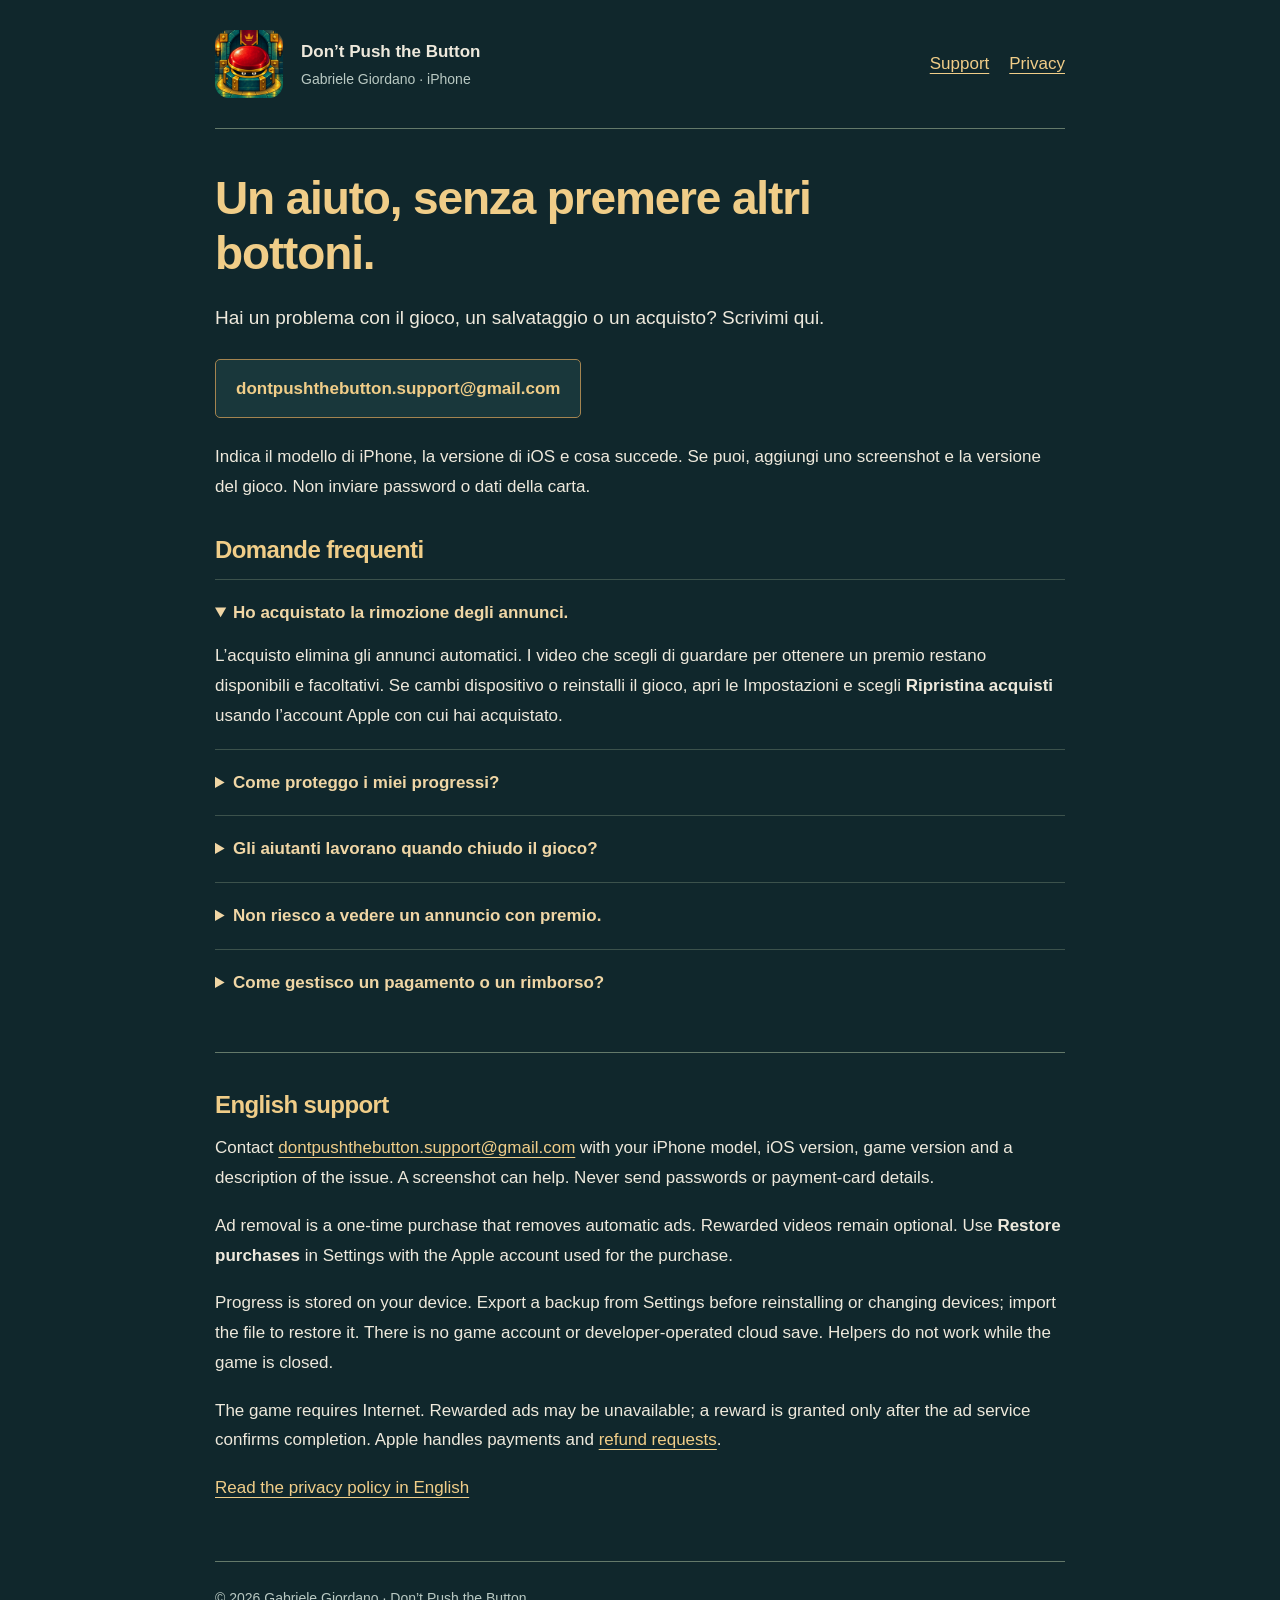
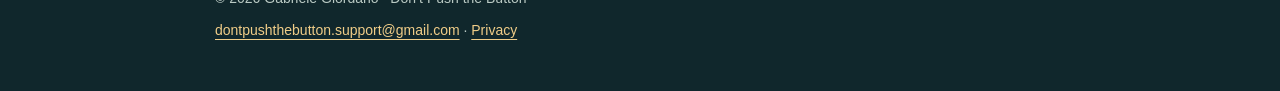
<file: index.html>
<!doctype html>
<html lang="it">
<head><meta charset="utf-8"><meta name="viewport" content="width=device-width,initial-scale=1">
<meta name="description" content="Don’t Push the Button — support, purchases and privacy. Assistenza, acquisti e privacy.">
<meta name="referrer" content="strict-origin-when-cross-origin">
<title>Assistenza e supporto — Don’t Push the Button</title>
<link rel="icon" href="assets/icon.png"><link rel="stylesheet" href="style.css"></head>
<body><header><img src="assets/icon.png" width="68" height="68" alt="">
<div><strong>Don’t Push the Button</strong><p>Gabriele Giordano · iPhone</p></div>
<nav aria-label="Navigazione"><a href="index.html">Support</a><a href="privacy.html">Privacy</a></nav></header>
<main><h1>Un aiuto, senza premere altri bottoni.</h1>
<p class="intro">Hai un problema con il gioco, un salvataggio o un acquisto? Scrivimi qui.</p>
<a class="contact" href="mailto:dontpushthebutton.support@gmail.com">dontpushthebutton.support@gmail.com</a>
<p>Indica il modello di iPhone, la versione di iOS e cosa succede. Se puoi, aggiungi uno screenshot e la versione del gioco. Non inviare password o dati della carta.</p>
<h2>Domande frequenti</h2>
<details open><summary>Ho acquistato la rimozione degli annunci.</summary><p>L’acquisto elimina gli annunci automatici. I video che scegli di guardare per ottenere un premio restano disponibili e facoltativi. Se cambi dispositivo o reinstalli il gioco, apri le Impostazioni e scegli <strong>Ripristina acquisti</strong> usando l’account Apple con cui hai acquistato.</p></details>
<details><summary>Come proteggo i miei progressi?</summary><p>I progressi restano sul dispositivo. Nelle Impostazioni puoi esportare una copia del salvataggio e importarla quando serve. Conserva il file prima di disinstallare il gioco o cambiare iPhone: non c’è un account di gioco né un server dello sviluppatore che sincronizza i progressi.</p></details>
<details><summary>Gli aiutanti lavorano quando chiudo il gioco?</summary><p>No. Aiutanti e timer dei bonus avanzano durante il gioco attivo.</p></details>
<details><summary>Non riesco a vedere un annuncio con premio.</summary><p>Il gioco richiede Internet. Verifica la connessione e riprova più tardi: gli annunci possono non essere disponibili. Il premio viene assegnato quando il servizio pubblicitario conferma il completamento del video.</p></details>
<details><summary>Come gestisco un pagamento o un rimborso?</summary><p>Gli acquisti passano da Apple. Per un addebito consulta <a href="https://support.apple.com/billing">l’assistenza acquisti Apple</a>; puoi presentare una richiesta di rimborso su <a href="https://reportaproblem.apple.com/">Segnala un problema</a>. Per un problema nel gioco, usa l’email qui sopra.</p></details>
<section class="english" lang="en" id="english"><h2>English support</h2>
<p>Contact <a href="mailto:dontpushthebutton.support@gmail.com">dontpushthebutton.support@gmail.com</a> with your iPhone model, iOS version, game version and a description of the issue. A screenshot can help. Never send passwords or payment-card details.</p>
<p>Ad removal is a one-time purchase that removes automatic ads. Rewarded videos remain optional. Use <strong>Restore purchases</strong> in Settings with the Apple account used for the purchase.</p>
<p>Progress is stored on your device. Export a backup from Settings before reinstalling or changing devices; import the file to restore it. There is no game account or developer-operated cloud save. Helpers do not work while the game is closed.</p>
<p>The game requires Internet. Rewarded ads may be unavailable; a reward is granted only after the ad service confirms completion. Apple handles payments and <a href="https://reportaproblem.apple.com/">refund requests</a>.</p>
<p><a href="privacy-en.html">Read the privacy policy in English</a></p></section></main><footer><p>© 2026 Gabriele Giordano · Don’t Push the Button</p>
<p><a href="mailto:dontpushthebutton.support@gmail.com">dontpushthebutton.support@gmail.com</a> · <a href="privacy.html">Privacy</a></p></footer></body></html>
</file>
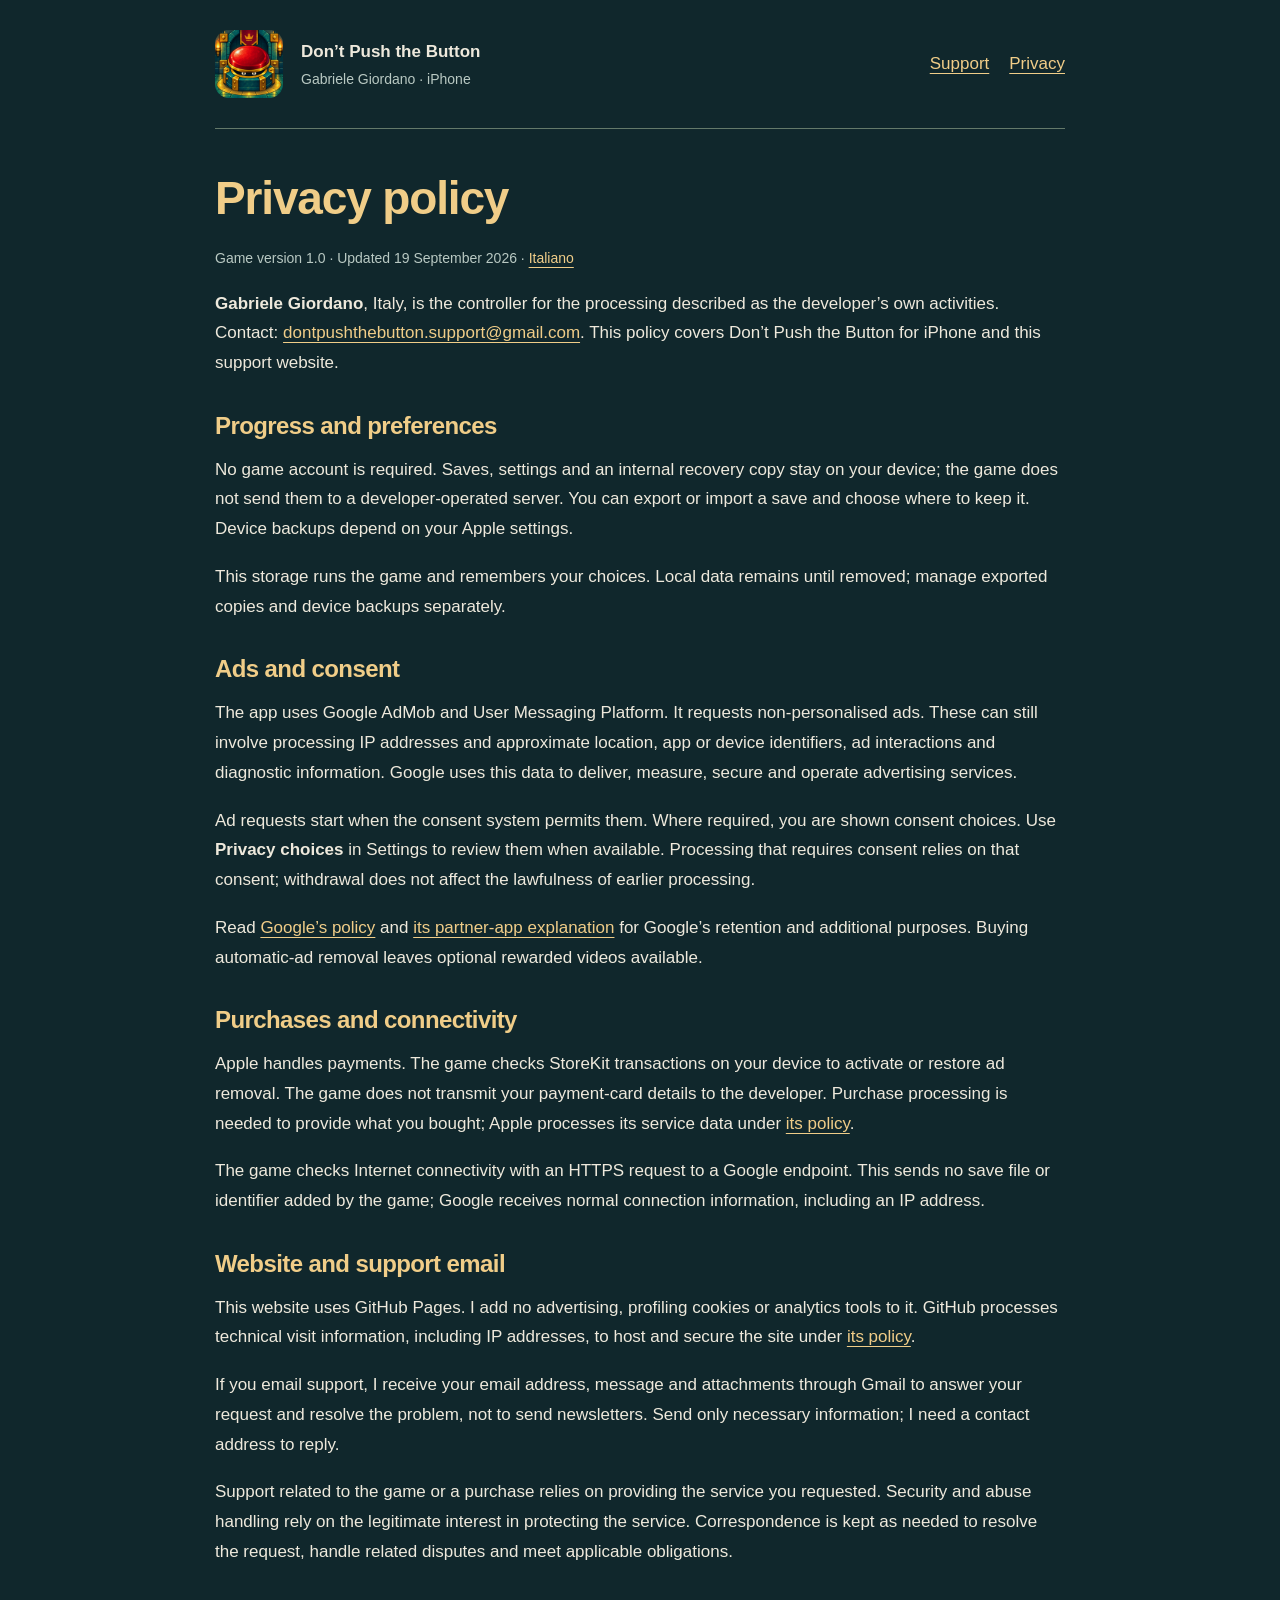
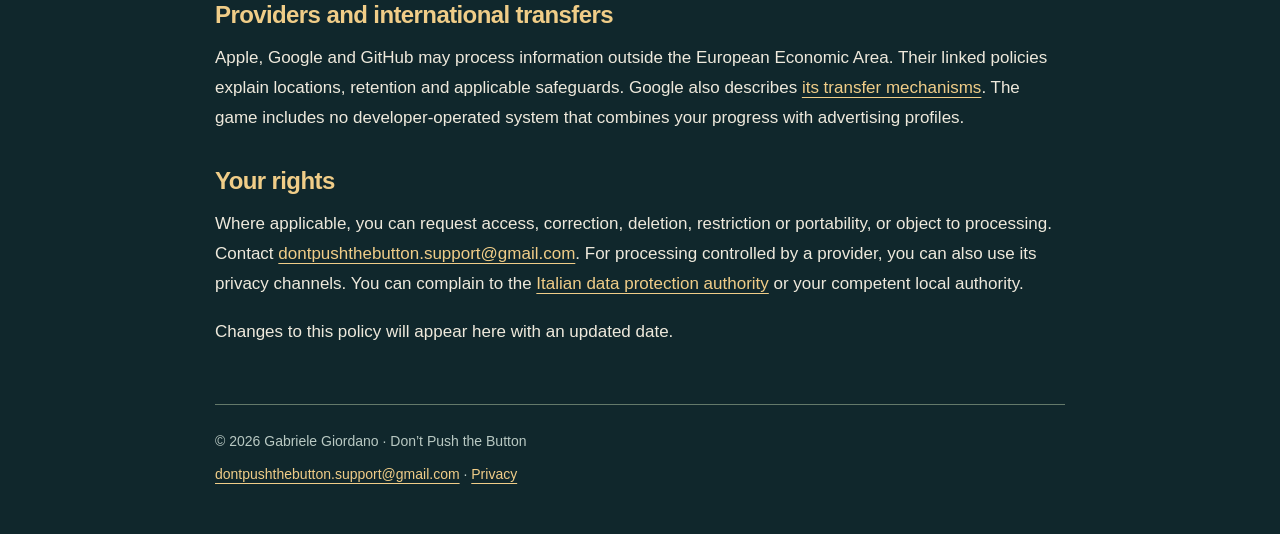
<file: privacy-en.html>
<!doctype html>
<html lang="en">
<head><meta charset="utf-8"><meta name="viewport" content="width=device-width,initial-scale=1">
<meta name="description" content="Don’t Push the Button — support, purchases and privacy. Assistenza, acquisti e privacy.">
<meta name="referrer" content="strict-origin-when-cross-origin">
<title>Privacy — Don’t Push the Button</title>
<link rel="icon" href="assets/icon.png"><link rel="stylesheet" href="style.css"></head>
<body><header><img src="assets/icon.png" width="68" height="68" alt="">
<div><strong>Don’t Push the Button</strong><p>Gabriele Giordano · iPhone</p></div>
<nav aria-label="Navigation"><a href="index.html">Support</a><a href="privacy-en.html">Privacy</a></nav></header>
<main><h1>Privacy policy</h1>
<p class="muted">Game version 1.0 · Updated 19 September 2026 · <a href="privacy.html" lang="it" hreflang="it">Italiano</a></p>
<p><strong>Gabriele Giordano</strong>, Italy, is the controller for the processing described as the developer’s own activities. Contact: <a href="mailto:dontpushthebutton.support@gmail.com">dontpushthebutton.support@gmail.com</a>. This policy covers Don’t Push the Button for iPhone and this support website.</p>
<h2>Progress and preferences</h2>
<p>No game account is required. Saves, settings and an internal recovery copy stay on your device; the game does not send them to a developer-operated server. You can export or import a save and choose where to keep it. Device backups depend on your Apple settings.</p>
<p>This storage runs the game and remembers your choices. Local data remains until removed; manage exported copies and device backups separately.</p>
<h2>Ads and consent</h2>
<p>The app uses Google AdMob and User Messaging Platform. It requests non-personalised ads. These can still involve processing IP addresses and approximate location, app or device identifiers, ad interactions and diagnostic information. Google uses this data to deliver, measure, secure and operate advertising services.</p>
<p>Ad requests start when the consent system permits them. Where required, you are shown consent choices. Use <strong>Privacy choices</strong> in Settings to review them when available. Processing that requires consent relies on that consent; withdrawal does not affect the lawfulness of earlier processing.</p>
<p>Read <a href="https://policies.google.com/privacy?hl=en">Google’s policy</a> and <a href="https://policies.google.com/technologies/partner-sites?hl=en">its partner-app explanation</a> for Google’s retention and additional purposes. Buying automatic-ad removal leaves optional rewarded videos available.</p>
<h2>Purchases and connectivity</h2>
<p>Apple handles payments. The game checks StoreKit transactions on your device to activate or restore ad removal. The game does not transmit your payment-card details to the developer. Purchase processing is needed to provide what you bought; Apple processes its service data under <a href="https://www.apple.com/legal/privacy/en-ww/">its policy</a>.</p>
<p>The game checks Internet connectivity with an HTTPS request to a Google endpoint. This sends no save file or identifier added by the game; Google receives normal connection information, including an IP address.</p>
<h2>Website and support email</h2>
<p>This website uses GitHub Pages. I add no advertising, profiling cookies or analytics tools to it. GitHub processes technical visit information, including IP addresses, to host and secure the site under <a href="https://docs.github.com/en/site-policy/privacy-policies/github-general-privacy-statement">its policy</a>.</p>
<p>If you email support, I receive your email address, message and attachments through Gmail to answer your request and resolve the problem, not to send newsletters. Send only necessary information; I need a contact address to reply.</p>
<p>Support related to the game or a purchase relies on providing the service you requested. Security and abuse handling rely on the legitimate interest in protecting the service. Correspondence is kept as needed to resolve the request, handle related disputes and meet applicable obligations.</p>
<h2>Providers and international transfers</h2>
<p>Apple, Google and GitHub may process information outside the European Economic Area. Their linked policies explain locations, retention and applicable safeguards. Google also describes <a href="https://policies.google.com/privacy/frameworks?hl=en">its transfer mechanisms</a>. The game includes no developer-operated system that combines your progress with advertising profiles.</p>
<h2>Your rights</h2>
<p>Where applicable, you can request access, correction, deletion, restriction or portability, or object to processing. Contact <a href="mailto:dontpushthebutton.support@gmail.com">dontpushthebutton.support@gmail.com</a>. For processing controlled by a provider, you can also use its privacy channels. You can complain to the <a href="https://www.garanteprivacy.it/">Italian data protection authority</a> or your competent local authority.</p>
<p>Changes to this policy will appear here with an updated date.</p></main><footer><p>© 2026 Gabriele Giordano · Don’t Push the Button</p>
<p><a href="mailto:dontpushthebutton.support@gmail.com">dontpushthebutton.support@gmail.com</a> · <a href="privacy-en.html">Privacy</a></p></footer></body></html>
</file>
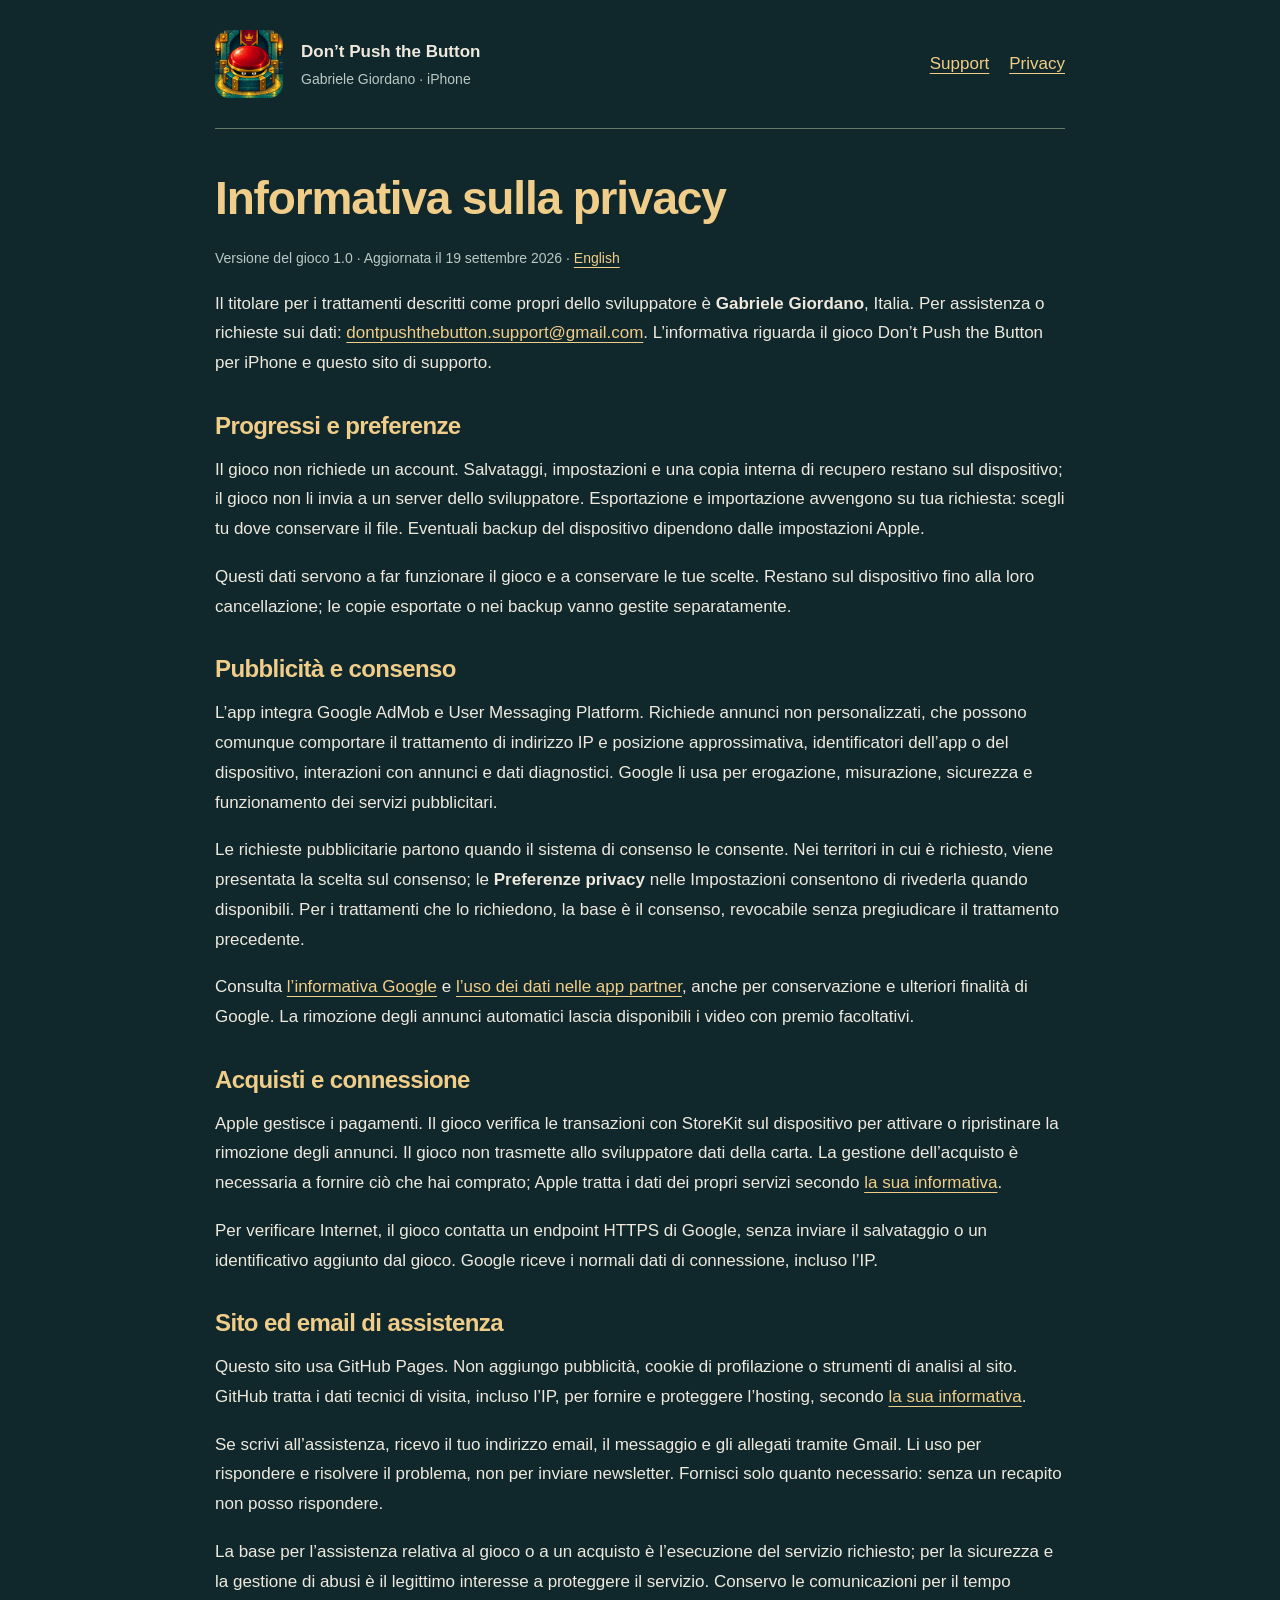
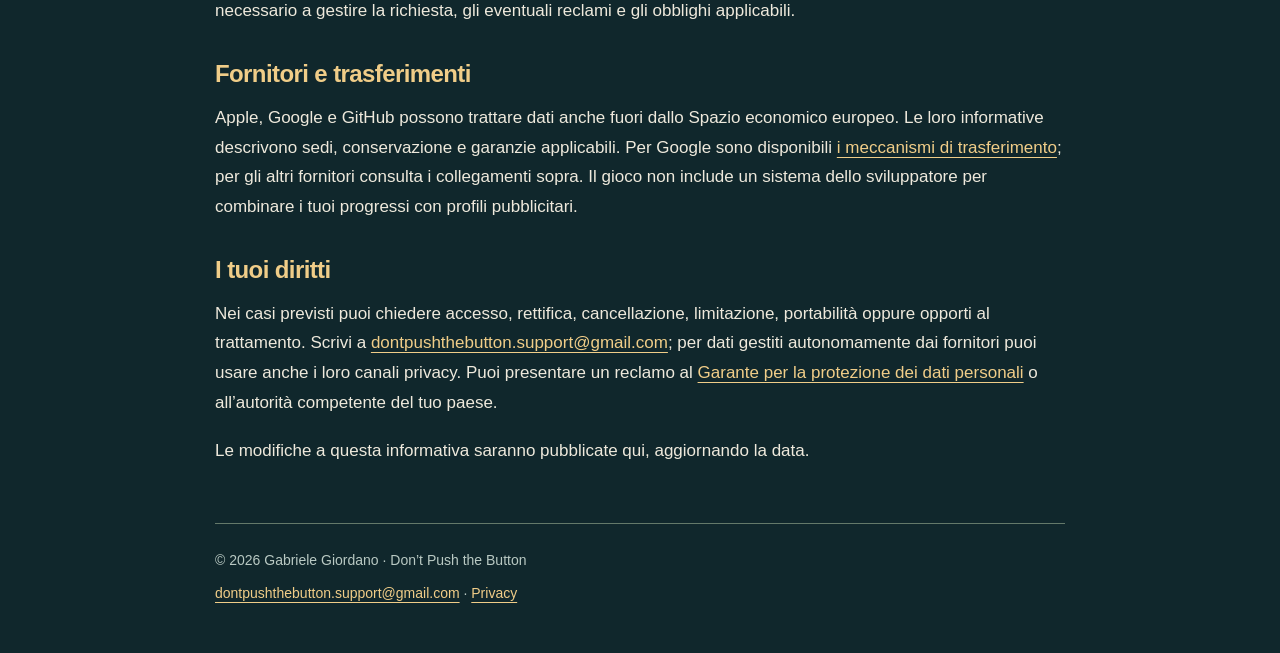
<file: privacy.html>
<!doctype html>
<html lang="it">
<head><meta charset="utf-8"><meta name="viewport" content="width=device-width,initial-scale=1">
<meta name="description" content="Don’t Push the Button — support, purchases and privacy. Assistenza, acquisti e privacy.">
<meta name="referrer" content="strict-origin-when-cross-origin">
<title>Privacy — Don’t Push the Button</title>
<link rel="icon" href="assets/icon.png"><link rel="stylesheet" href="style.css"></head>
<body><header><img src="assets/icon.png" width="68" height="68" alt="">
<div><strong>Don’t Push the Button</strong><p>Gabriele Giordano · iPhone</p></div>
<nav aria-label="Navigazione"><a href="index.html">Support</a><a href="privacy.html">Privacy</a></nav></header>
<main><h1>Informativa sulla privacy</h1>
<p class="muted">Versione del gioco 1.0 · Aggiornata il 19 settembre 2026 · <a href="privacy-en.html" lang="en" hreflang="en">English</a></p>
<p>Il titolare per i trattamenti descritti come propri dello sviluppatore è <strong>Gabriele Giordano</strong>, Italia. Per assistenza o richieste sui dati: <a href="mailto:dontpushthebutton.support@gmail.com">dontpushthebutton.support@gmail.com</a>. L’informativa riguarda il gioco Don’t Push the Button per iPhone e questo sito di supporto.</p>
<h2>Progressi e preferenze</h2>
<p>Il gioco non richiede un account. Salvataggi, impostazioni e una copia interna di recupero restano sul dispositivo; il gioco non li invia a un server dello sviluppatore. Esportazione e importazione avvengono su tua richiesta: scegli tu dove conservare il file. Eventuali backup del dispositivo dipendono dalle impostazioni Apple.</p>
<p>Questi dati servono a far funzionare il gioco e a conservare le tue scelte. Restano sul dispositivo fino alla loro cancellazione; le copie esportate o nei backup vanno gestite separatamente.</p>
<h2>Pubblicità e consenso</h2>
<p>L’app integra Google AdMob e User Messaging Platform. Richiede annunci non personalizzati, che possono comunque comportare il trattamento di indirizzo IP e posizione approssimativa, identificatori dell’app o del dispositivo, interazioni con annunci e dati diagnostici. Google li usa per erogazione, misurazione, sicurezza e funzionamento dei servizi pubblicitari.</p>
<p>Le richieste pubblicitarie partono quando il sistema di consenso le consente. Nei territori in cui è richiesto, viene presentata la scelta sul consenso; le <strong>Preferenze privacy</strong> nelle Impostazioni consentono di rivederla quando disponibili. Per i trattamenti che lo richiedono, la base è il consenso, revocabile senza pregiudicare il trattamento precedente.</p>
<p>Consulta <a href="https://policies.google.com/privacy?hl=it">l’informativa Google</a> e <a href="https://policies.google.com/technologies/partner-sites?hl=it">l’uso dei dati nelle app partner</a>, anche per conservazione e ulteriori finalità di Google. La rimozione degli annunci automatici lascia disponibili i video con premio facoltativi.</p>
<h2>Acquisti e connessione</h2>
<p>Apple gestisce i pagamenti. Il gioco verifica le transazioni con StoreKit sul dispositivo per attivare o ripristinare la rimozione degli annunci. Il gioco non trasmette allo sviluppatore dati della carta. La gestione dell’acquisto è necessaria a fornire ciò che hai comprato; Apple tratta i dati dei propri servizi secondo <a href="https://www.apple.com/legal/privacy/it/">la sua informativa</a>.</p>
<p>Per verificare Internet, il gioco contatta un endpoint HTTPS di Google, senza inviare il salvataggio o un identificativo aggiunto dal gioco. Google riceve i normali dati di connessione, incluso l’IP.</p>
<h2>Sito ed email di assistenza</h2>
<p>Questo sito usa GitHub Pages. Non aggiungo pubblicità, cookie di profilazione o strumenti di analisi al sito. GitHub tratta i dati tecnici di visita, incluso l’IP, per fornire e proteggere l’hosting, secondo <a href="https://docs.github.com/en/site-policy/privacy-policies/github-general-privacy-statement">la sua informativa</a>.</p>
<p>Se scrivi all’assistenza, ricevo il tuo indirizzo email, il messaggio e gli allegati tramite Gmail. Li uso per rispondere e risolvere il problema, non per inviare newsletter. Fornisci solo quanto necessario: senza un recapito non posso rispondere.</p>
<p>La base per l’assistenza relativa al gioco o a un acquisto è l’esecuzione del servizio richiesto; per la sicurezza e la gestione di abusi è il legittimo interesse a proteggere il servizio. Conservo le comunicazioni per il tempo necessario a gestire la richiesta, gli eventuali reclami e gli obblighi applicabili.</p>
<h2>Fornitori e trasferimenti</h2>
<p>Apple, Google e GitHub possono trattare dati anche fuori dallo Spazio economico europeo. Le loro informative descrivono sedi, conservazione e garanzie applicabili. Per Google sono disponibili <a href="https://policies.google.com/privacy/frameworks?hl=it">i meccanismi di trasferimento</a>; per gli altri fornitori consulta i collegamenti sopra. Il gioco non include un sistema dello sviluppatore per combinare i tuoi progressi con profili pubblicitari.</p>
<h2>I tuoi diritti</h2>
<p>Nei casi previsti puoi chiedere accesso, rettifica, cancellazione, limitazione, portabilità oppure opporti al trattamento. Scrivi a <a href="mailto:dontpushthebutton.support@gmail.com">dontpushthebutton.support@gmail.com</a>; per dati gestiti autonomamente dai fornitori puoi usare anche i loro canali privacy. Puoi presentare un reclamo al <a href="https://www.garanteprivacy.it/">Garante per la protezione dei dati personali</a> o all’autorità competente del tuo paese.</p>
<p>Le modifiche a questa informativa saranno pubblicate qui, aggiornando la data.</p></main><footer><p>© 2026 Gabriele Giordano · Don’t Push the Button</p>
<p><a href="mailto:dontpushthebutton.support@gmail.com">dontpushthebutton.support@gmail.com</a> · <a href="privacy.html">Privacy</a></p></footer></body></html>
</file>
<file: style.css>
*{box-sizing:border-box}
:root{color-scheme:dark;--gold:#f0cd88;--text:#eee9dc;--muted:#b9c9c3;--line:#64796a}
body{margin:0;background:#10272c;color:var(--text);font:17px/1.75 -apple-system,BlinkMacSystemFont,"Segoe UI",sans-serif}
a{color:var(--gold);text-underline-offset:4px;overflow-wrap:anywhere}
a:focus-visible,summary:focus-visible{outline:3px solid var(--gold);outline-offset:5px}
header,main,footer{width:min(850px,calc(100% - 40px));margin:auto}
header{display:flex;flex-wrap:wrap;gap:18px;align-items:center;padding:30px 0;border-bottom:1px solid var(--line)}
header img{width:68px;height:68px;border-radius:14px}header p{margin:0;font-size:14px;color:var(--muted)}
nav{margin-left:auto;display:flex;gap:20px}h1,h2{color:var(--gold);line-height:1.2;letter-spacing:-.025em}
h1{font-size:clamp(30px,6vw,46px);max-width:680px;margin:42px 0 20px}h2{font-size:24px;margin:34px 0 14px}
p{margin:0 0 18px}main{padding-bottom:40px}.intro{font-size:19px;max-width:690px}.muted{color:var(--muted);font-size:14px}
.contact{display:block;max-width:100%;width:fit-content;margin:24px 0;padding:14px 20px;border:1px solid #a48450;background:#19373b;border-radius:5px;text-decoration:none;font-weight:600}
details{border-top:1px solid #64796a88;padding:18px 0}summary{cursor:pointer;color:#f0d6a5;font-weight:600}details p{margin:14px 0 0}
.english{border-top:1px solid var(--line);margin-top:36px;padding-top:4px}footer{border-top:1px solid var(--line);padding:24px 0 40px;color:var(--muted);font-size:14px}
footer p{margin:0 0 8px}@media(max-width:500px){body{font-size:16px}header{gap:14px}nav{flex-basis:100%;margin-left:0}h1{margin-top:30px}.contact{padding:12px 14px}}
</file>
